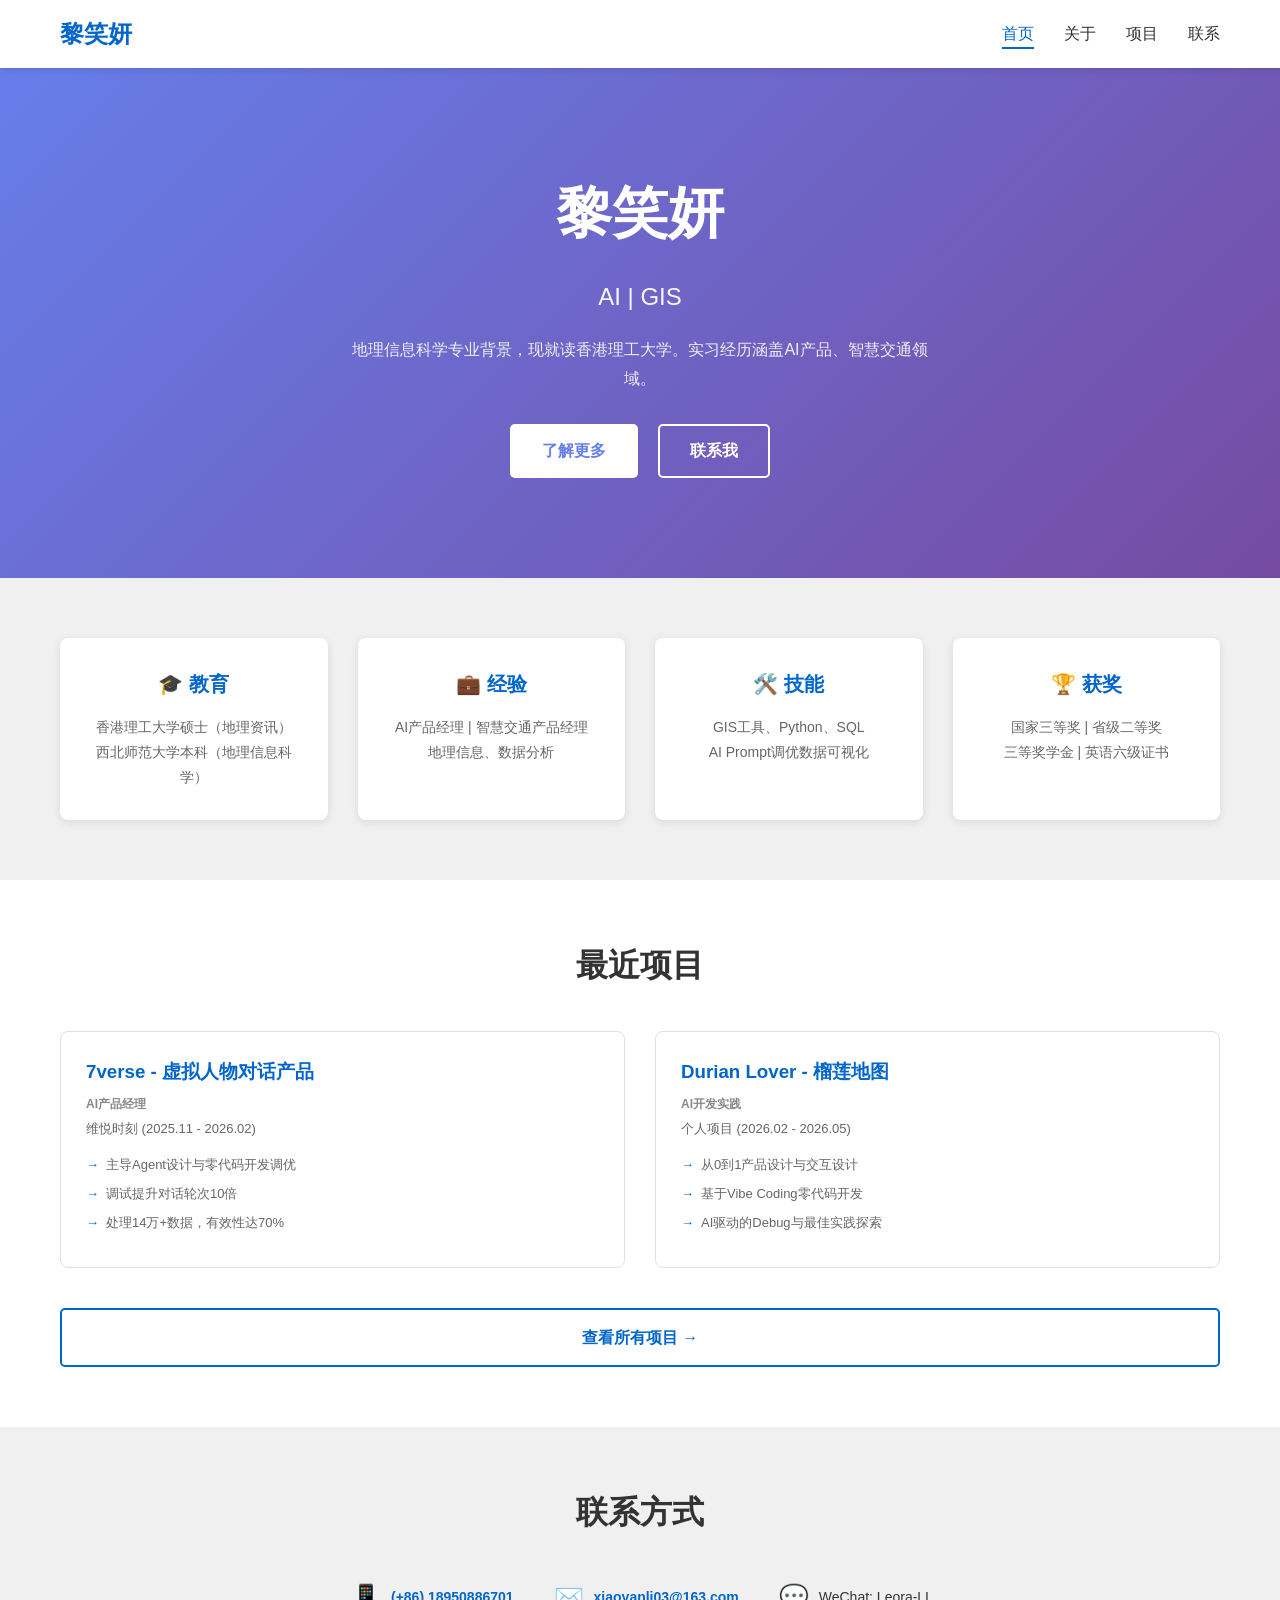
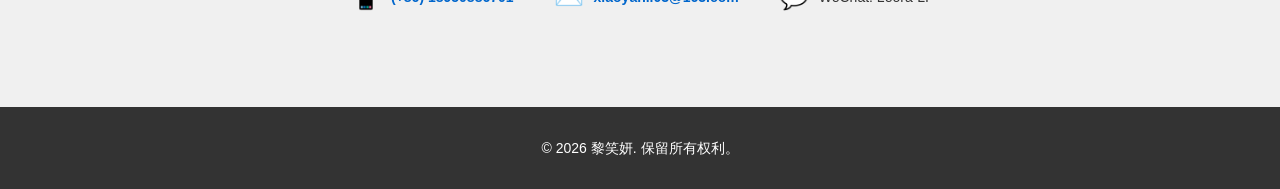
<file: index.html>
<!DOCTYPE html>
<html lang="zh-CN">
<head>
    <meta charset="UTF-8">
    <meta name="viewport" content="width=device-width, initial-scale=1.0">
    <title>黎笑妍 - 个人网站</title>
    <link rel="stylesheet" href="css/style.css">
</head>
<body>
    <!-- 导航栏 -->
    <nav class="navbar">
        <div class="container">
            <div class="logo">黎笑妍</div>
            <ul class="nav-links">
                <li><a href="index.html" class="active">首页</a></li>
                <li><a href="about.html">关于</a></li>
                <li><a href="projects.html">项目</a></li>
                <li><a href="#contact">联系</a></li>
            </ul>
        </div>
    </nav>

    <!-- 主内容区 -->
    <main>
        <!-- Hero部分 -->
        <section class="hero">
            <div class="container">
                <div class="hero-content">
                    <h1>黎笑妍</h1>
                    <p class="tagline">AI | GIS</p>
                    <p class="description">地理信息科学专业背景，现就读香港理工大学。实习经历涵盖AI产品、智慧交通领域。</p>
                    <div class="hero-buttons">
                        <a href="about.html" class="btn btn-primary">了解更多</a>
                        <a href="#contact" class="btn btn-secondary">联系我</a>
                    </div>
                </div>
            </div>
        </section>

        <!-- 快速概览 -->
        <section class="highlights">
            <div class="container">
                <div class="highlight-card">
                    <h3>🎓 教育</h3>
                    <p>香港理工大学硕士（地理资讯）<br>西北师范大学本科（地理信息科学）</p>
                </div>
                <div class="highlight-card">
                    <h3>💼 经验</h3>
                    <p>AI产品经理 | 智慧交通产品经理<br>地理信息、数据分析</p>
                </div>
                <div class="highlight-card">
                    <h3>🛠️ 技能</h3>
                    <p>GIS工具、Python、SQL<br>AI Prompt调优数据可视化</p>
                </div>
                <div class="highlight-card">
                    <h3>🏆 获奖</h3>
                    <p>国家三等奖 | 省级二等奖<br>三等奖学金 | 英语六级证书</p>
                </div>
            </div>
        </section>

        <!-- 最新项目预览 -->
        <section class="recent-projects">
            <div class="container">
                <h2>最近项目</h2>
                <div class="projects-grid">
                    <div class="project-card">
                        <h3>7verse - 虚拟人物对话产品</h3>
                        <p class="role">AI产品经理</p>
                        <p>维悦时刻 (2025.11 - 2026.02)</p>
                        <ul>
                            <li>主导Agent设计与零代码开发调优</li>
                            <li>调试提升对话轮次10倍</li>
                            <li>处理14万+数据，有效性达70%</li>
                        </ul>
                    </div>
                    <div class="project-card">
                        <h3>Durian Lover - 榴莲地图</h3>
                        <p class="role">AI开发实践</p>
                        <p>个人项目 (2026.02 - 2026.05)</p>
                        <ul>
                            <li>从0到1产品设计与交互设计</li>
                            <li>基于Vibe Coding零代码开发</li>
                            <li>AI驱动的Debug与最佳实践探索</li>
                        </ul>
                    </div>
                </div>
                <a href="projects.html" class="view-all">查看所有项目 →</a>
            </div>
        </section>

        <!-- 联系部分 -->
        <section id="contact" class="contact">
            <div class="container">
                <h2>联系方式</h2>
                <div class="contact-info">
                    <div class="contact-item">
                        <span class="icon">📱</span>
                        <a href="tel:+8618950886701">(+86) 18950886701</a>
                    </div>
                    <div class="contact-item">
                        <span class="icon">✉️</span>
                        <a href="mailto:xiaoyanli03@163.com">xiaoyanli03@163.com</a>
                    </div>
                    <div class="contact-item">
                        <span class="icon">💬</span>
                        <span>WeChat: Leora-LI</span>
                    </div>
                </div>
            </div>
        </section>
    </main>

    <!-- 页脚 -->
    <footer>
        <div class="container">
            <p>&copy; 2026 黎笑妍. 保留所有权利。</p>
        </div>
    </footer>

    <script src="js/script.js"></script>
</body>
</html>
</file>
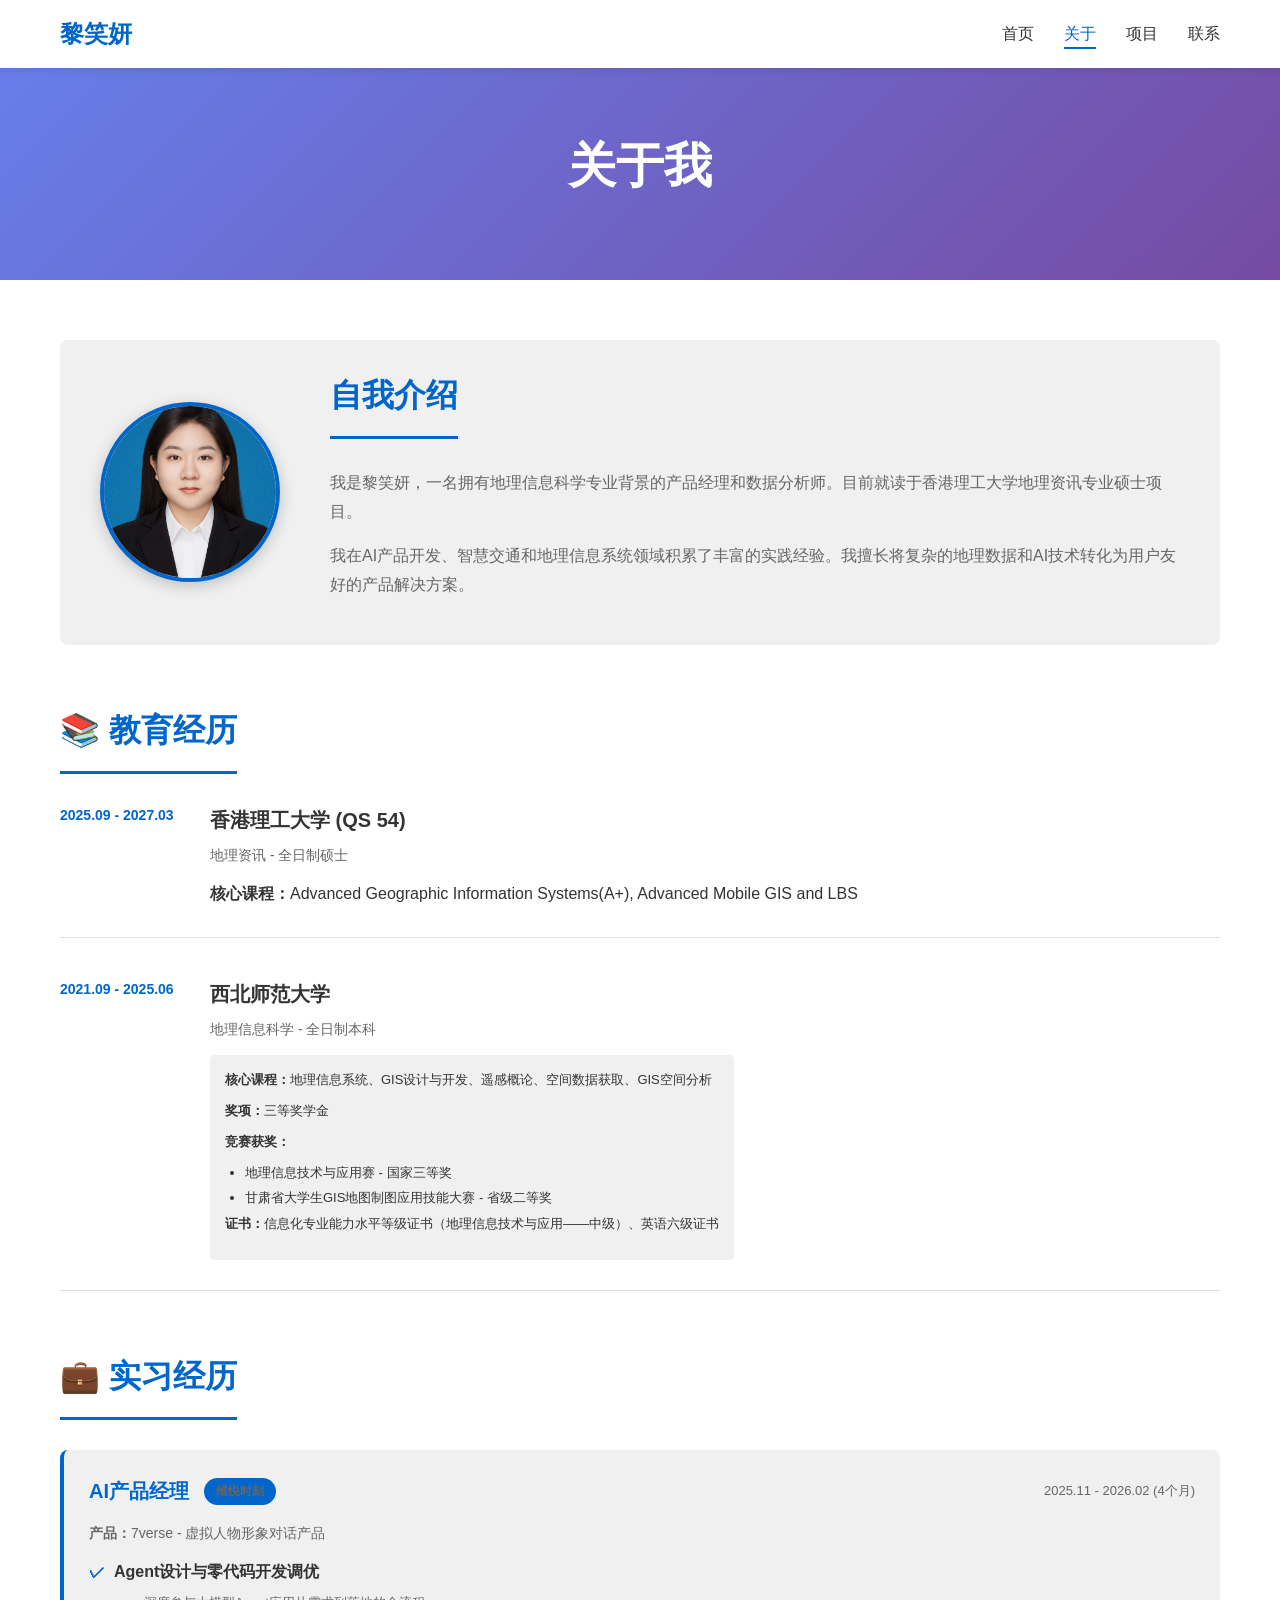
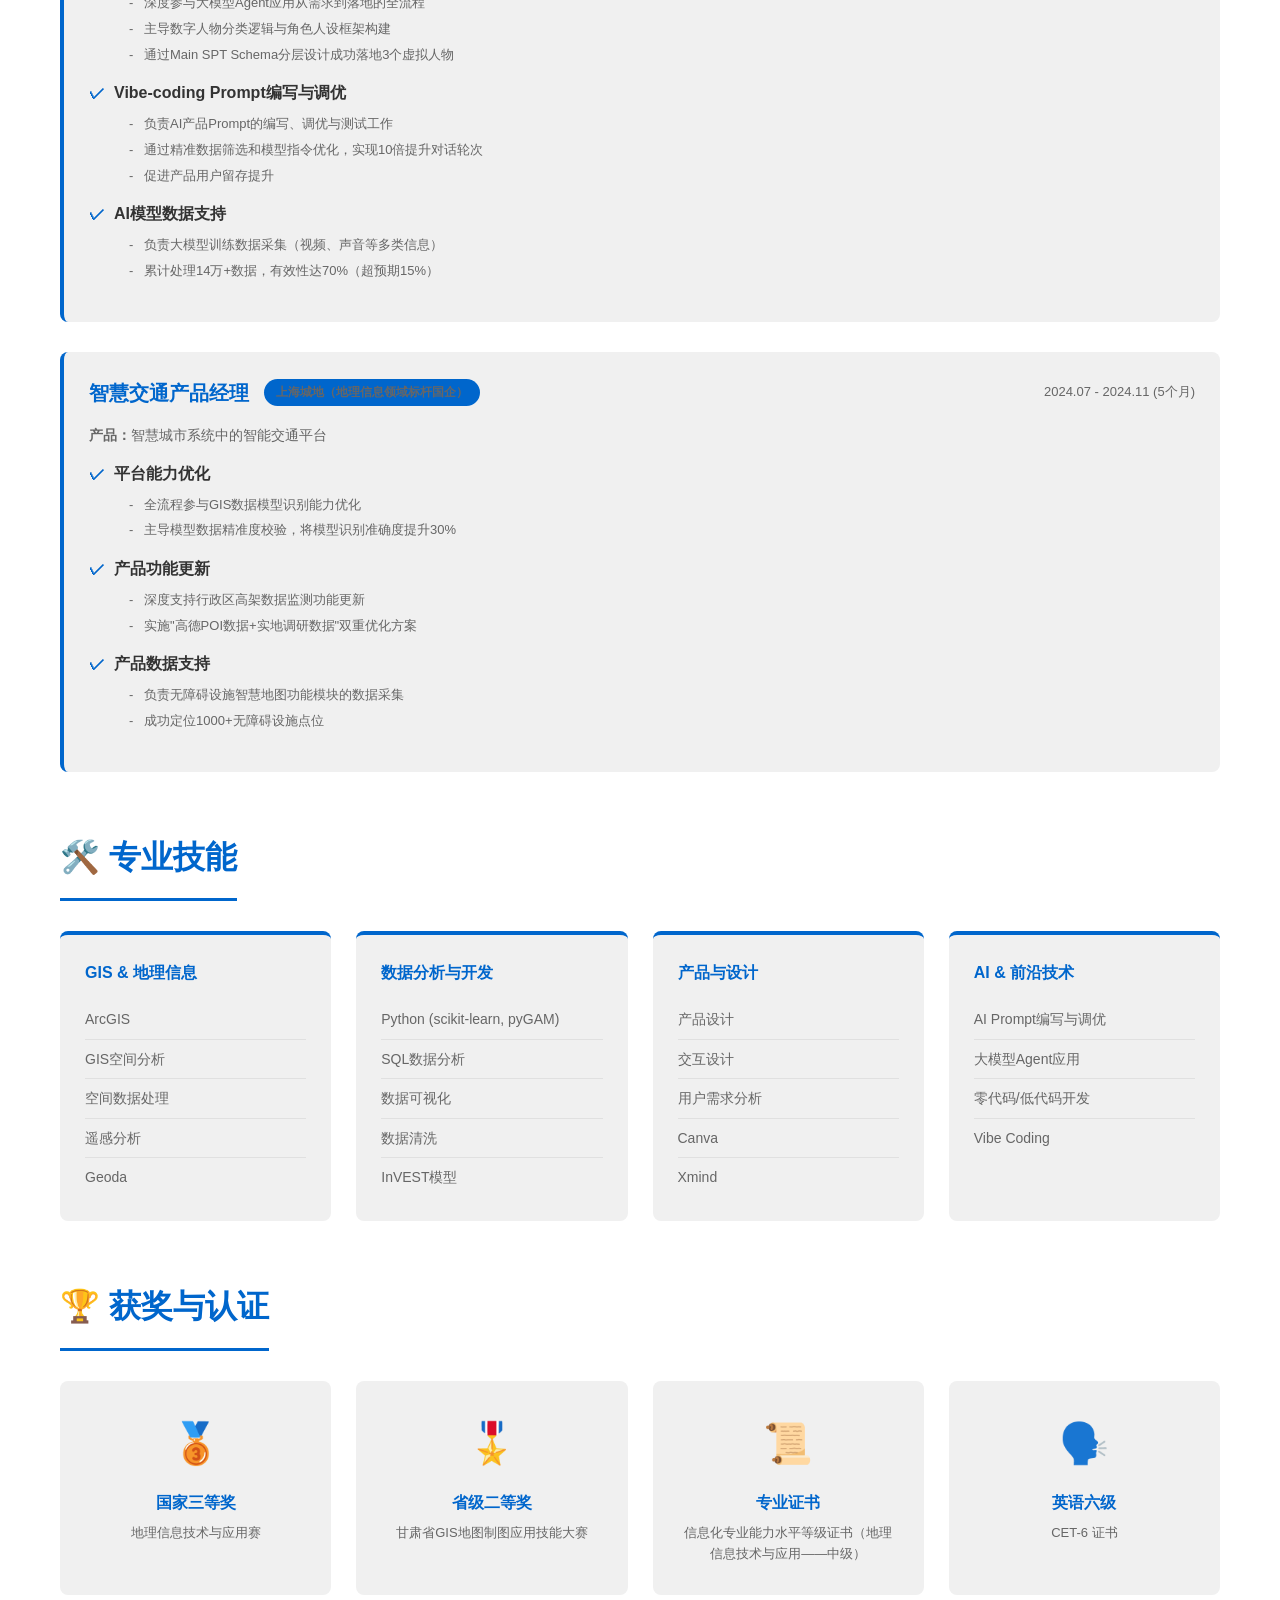
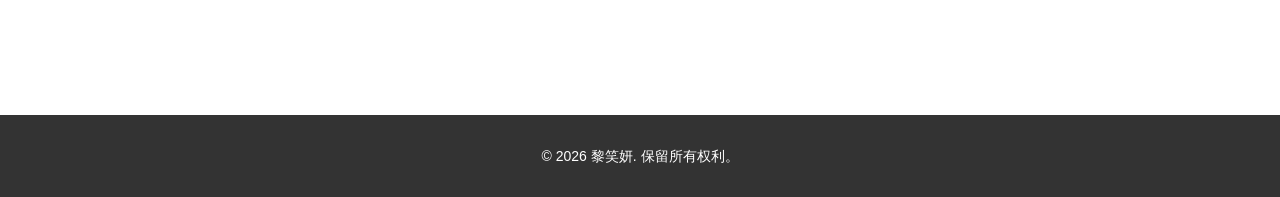
<file: about.html>
<!DOCTYPE html>
<html lang="zh-CN">
<head>
    <meta charset="UTF-8">
    <meta name="viewport" content="width=device-width, initial-scale=1.0">
    <title>关于我 - 黎笑妍</title>
    <link rel="stylesheet" href="css/style.css">
</head>
<body>
    <!-- 导航栏 -->
    <nav class="navbar">
        <div class="container">
            <div class="logo">黎笑妍</div>
            <ul class="nav-links">
                <li><a href="index.html">首页</a></li>
                <li><a href="about.html" class="active">关于</a></li>
                <li><a href="projects.html">项目</a></li>
                <li><a href="index.html#contact">联系</a></li>
            </ul>
        </div>
    </nav>

    <main>
        <!-- 页面标题 -->
        <section class="page-title">
            <div class="container">
                <h1>关于我</h1>
            </div>
        </section>

        <div class="container content-page">
            <!-- 个人简介 -->
            <section class="about-intro">
                <div class="intro-with-photo">
                    <div class="photo-section">
                        <img src="images/profile.jpg" alt="黎笑妍" class="profile-photo">
                    </div>
                    <div class="text-section">
                        <h2>自我介绍</h2>
                        <p>我是黎笑妍，一名拥有地理信息科学专业背景的产品经理和数据分析师。目前就读于香港理工大学地理资讯专业硕士项目。</p>
                        <p>我在AI产品开发、智慧交通和地理信息系统领域积累了丰富的实践经验。我擅长将复杂的地理数据和AI技术转化为用户友好的产品解决方案。</p>
                    </div>
                </div>
            </section>

            <!-- 教育经历 -->
            <section class="education">
                <h2>📚 教育经历</h2>

                <div class="timeline-item">
                    <div class="timeline-date">2025.09 - 2027.03</div>
                    <div class="timeline-content">
                        <h3>香港理工大学 (QS 54)</h3>
                        <p class="degree">地理资讯 - 全日制硕士</p>
                        <p><strong>核心课程：</strong>Advanced Geographic Information Systems(A+), Advanced Mobile GIS and LBS</p>
                    </div>
                </div>

                <div class="timeline-item">
                    <div class="timeline-date">2021.09 - 2025.06</div>
                    <div class="timeline-content">
                        <h3>西北师范大学</h3>
                        <p class="degree">地理信息科学 - 全日制本科</p>
                        <div class="education-details">
                            <p><strong>核心课程：</strong>地理信息系统、GIS设计与开发、遥感概论、空间数据获取、GIS空间分析</p>
                            <p><strong>奖项：</strong>三等奖学金</p>
                            <p><strong>竞赛获奖：</strong></p>
                            <ul>
                                <li>地理信息技术与应用赛 - 国家三等奖</li>
                                <li>甘肃省大学生GIS地图制图应用技能大赛 - 省级二等奖</li>
                            </ul>
                            <p><strong>证书：</strong>信息化专业能力水平等级证书（地理信息技术与应用——中级）、英语六级证书</p>
                        </div>
                    </div>
                </div>
            </section>

            <!-- 工作经历 -->
            <section class="experience">
                <h2>💼 实习经历</h2>

                <div class="job-item">
                    <div class="job-header">
                        <h3>AI产品经理</h3>
                        <span class="company">维悦时刻</span>
                        <span class="duration">2025.11 - 2026.02 (4个月)</span>
                    </div>
                    <p class="job-description"><strong>产品：</strong>7verse - 虚拟人物形象对话产品</p>
                    <ul class="job-tasks">
                        <li><strong>Agent设计与零代码开发调优</strong>
                            <ul>
                                <li>深度参与大模型Agent应用从需求到落地的全流程</li>
                                <li>主导数字人物分类逻辑与角色人设框架构建</li>
                                <li>通过Main SPT Schema分层设计成功落地3个虚拟人物</li>
                            </ul>
                        </li>
                        <li><strong>Vibe-coding Prompt编写与调优</strong>
                            <ul>
                                <li>负责AI产品Prompt的编写、调优与测试工作</li>
                                <li>通过精准数据筛选和模型指令优化，实现10倍提升对话轮次</li>
                                <li>促进产品用户留存提升</li>
                            </ul>
                        </li>
                        <li><strong>AI模型数据支持</strong>
                            <ul>
                                <li>负责大模型训练数据采集（视频、声音等多类信息）</li>
                                <li>累计处理14万+数据，有效性达70%（超预期15%）</li>
                            </ul>
                        </li>
                    </ul>
                </div>

                <div class="job-item">
                    <div class="job-header">
                        <h3>智慧交通产品经理</h3>
                        <span class="company">上海城地（地理信息领域标杆国企）</span>
                        <span class="duration">2024.07 - 2024.11 (5个月)</span>
                    </div>
                    <p class="job-description"><strong>产品：</strong>智慧城市系统中的智能交通平台</p>
                    <ul class="job-tasks">
                        <li><strong>平台能力优化</strong>
                            <ul>
                                <li>全流程参与GIS数据模型识别能力优化</li>
                                <li>主导模型数据精准度校验，将模型识别准确度提升30%</li>
                            </ul>
                        </li>
                        <li><strong>产品功能更新</strong>
                            <ul>
                                <li>深度支持行政区高架数据监测功能更新</li>
                                <li>实施"高德POI数据+实地调研数据"双重优化方案</li>
                            </ul>
                        </li>
                        <li><strong>产品数据支持</strong>
                            <ul>
                                <li>负责无障碍设施智慧地图功能模块的数据采集</li>
                                <li>成功定位1000+无障碍设施点位</li>
                            </ul>
                        </li>
                    </ul>
                </div>
            </section>

            <!-- 专业技能 -->
            <section class="skills">
                <h2>🛠️ 专业技能</h2>
                <div class="skills-grid">
                    <div class="skill-category">
                        <h3>GIS & 地理信息</h3>
                        <ul>
                            <li>ArcGIS</li>
                            <li>GIS空间分析</li>
                            <li>空间数据处理</li>
                            <li>遥感分析</li>
                            <li>Geoda</li>
                        </ul>
                    </div>
                    <div class="skill-category">
                        <h3>数据分析与开发</h3>
                        <ul>
                            <li>Python (scikit-learn, pyGAM)</li>
                            <li>SQL数据分析</li>
                            <li>数据可视化</li>
                            <li>数据清洗</li>
                            <li>InVEST模型</li>
                        </ul>
                    </div>
                    <div class="skill-category">
                        <h3>产品与设计</h3>
                        <ul>
                            <li>产品设计</li>
                            <li>交互设计</li>
                            <li>用户需求分析</li>
                            <li>Canva</li>
                            <li>Xmind</li>
                        </ul>
                    </div>
                    <div class="skill-category">
                        <h3>AI & 前沿技术</h3>
                        <ul>
                            <li>AI Prompt编写与调优</li>
                            <li>大模型Agent应用</li>
                            <li>零代码/低代码开发</li>
                            <li>Vibe Coding</li>
                        </ul>
                    </div>
                </div>
            </section>

            <!-- 获奖与认证 -->
            <section class="awards">
                <h2>🏆 获奖与认证</h2>
                <div class="awards-grid">
                    <div class="award-item">
                        <span class="award-icon">🥉</span>
                        <h4>国家三等奖</h4>
                        <p>地理信息技术与应用赛</p>
                    </div>
                    <div class="award-item">
                        <span class="award-icon">🎖️</span>
                        <h4>省级二等奖</h4>
                        <p>甘肃省GIS地图制图应用技能大赛</p>
                    </div>
                    <div class="award-item">
                        <span class="award-icon">📜</span>
                        <h4>专业证书</h4>
                        <p>信息化专业能力水平等级证书（地理信息技术与应用——中级）</p>
                    </div>
                    <div class="award-item">
                        <span class="award-icon">🗣️</span>
                        <h4>英语六级</h4>
                        <p>CET-6 证书</p>
                    </div>
                </div>
            </section>
        </div>
    </main>

    <!-- 页脚 -->
    <footer>
        <div class="container">
            <p>&copy; 2026 黎笑妍. 保留所有权利。</p>
        </div>
    </footer>

    <script src="js/script.js"></script>
</body>
</html>
</file>
<file: css/style.css>
:root {
    --primary-color: #0066cc;
    --secondary-color: #f0f0f0;
    --text-color: #333;
    --light-text: #666;
    --border-color: #e0e0e0;
    --shadow: 0 2px 8px rgba(0, 0, 0, 0.1);
    --transition: all 0.3s ease;
}

* {
    margin: 0;
    padding: 0;
    box-sizing: border-box;
}

html {
    scroll-behavior: smooth;
}

body {
    font-family: -apple-system, BlinkMacSystemFont, 'Segoe UI', 'Microsoft YaHei', Roboto, 'Helvetica Neue', Arial, sans-serif;
    color: var(--text-color);
    line-height: 1.6;
    background-color: #fff;
}

.container {
    max-width: 1200px;
    margin: 0 auto;
    padding: 0 20px;
}

/* 导航栏 */
.navbar {
    background-color: #fff;
    box-shadow: var(--shadow);
    position: sticky;
    top: 0;
    z-index: 100;
}

.navbar .container {
    display: flex;
    justify-content: space-between;
    align-items: center;
    padding: 15px 20px;
}

.logo {
    font-size: 24px;
    font-weight: 700;
    color: var(--primary-color);
}

.nav-links {
    display: flex;
    list-style: none;
    gap: 30px;
}

.nav-links a {
    text-decoration: none;
    color: var(--text-color);
    font-weight: 500;
    transition: var(--transition);
    border-bottom: 2px solid transparent;
    padding-bottom: 5px;
}

.nav-links a:hover,
.nav-links a.active {
    color: var(--primary-color);
    border-bottom-color: var(--primary-color);
}

/* Hero部分 */
.hero {
    background: linear-gradient(135deg, #667eea 0%, #764ba2 100%);
    color: white;
    padding: 100px 20px;
    text-align: center;
    min-height: 500px;
    display: flex;
    align-items: center;
    justify-content: center;
}

.hero-content h1 {
    font-size: 56px;
    margin-bottom: 20px;
    animation: fadeInDown 0.8s ease;
}

.hero-content .tagline {
    font-size: 24px;
    margin-bottom: 15px;
    opacity: 0.95;
}

.hero-content .description {
    font-size: 16px;
    max-width: 600px;
    margin: 20px auto 30px;
    opacity: 0.9;
    line-height: 1.8;
}

.hero-buttons {
    display: flex;
    gap: 20px;
    justify-content: center;
    flex-wrap: wrap;
}

.btn {
    display: inline-block;
    padding: 12px 30px;
    border-radius: 5px;
    text-decoration: none;
    font-weight: 600;
    transition: var(--transition);
    border: 2px solid transparent;
    cursor: pointer;
}

.btn-primary {
    background-color: white;
    color: #667eea;
}

.btn-primary:hover {
    transform: translateY(-2px);
    box-shadow: 0 4px 12px rgba(0, 0, 0, 0.2);
}

.btn-secondary {
    background-color: transparent;
    color: white;
    border-color: white;
}

.btn-secondary:hover {
    background-color: rgba(255, 255, 255, 0.1);
}

/* 快速概览 */
.highlights {
    padding: 60px 20px;
    background-color: var(--secondary-color);
}

.highlights .container {
    display: grid;
    grid-template-columns: repeat(auto-fit, minmax(250px, 1fr));
    gap: 30px;
}

.highlight-card {
    background: white;
    padding: 30px;
    border-radius: 8px;
    box-shadow: var(--shadow);
    transition: var(--transition);
    text-align: center;
}

.highlight-card:hover {
    transform: translateY(-8px);
    box-shadow: 0 8px 20px rgba(0, 0, 0, 0.15);
}

.highlight-card h3 {
    color: var(--primary-color);
    font-size: 20px;
    margin-bottom: 15px;
}

.highlight-card p {
    color: var(--light-text);
    font-size: 14px;
    line-height: 1.8;
}

/* 最近项目 */
.recent-projects {
    padding: 60px 20px;
}

.recent-projects h2 {
    font-size: 32px;
    margin-bottom: 40px;
    text-align: center;
}

.projects-grid {
    display: grid;
    grid-template-columns: repeat(auto-fit, minmax(300px, 1fr));
    gap: 30px;
    margin-bottom: 40px;
}

.project-card {
    background: white;
    border: 1px solid var(--border-color);
    border-radius: 8px;
    padding: 25px;
    transition: var(--transition);
}

.project-card:hover {
    box-shadow: var(--shadow);
    border-color: var(--primary-color);
}

.project-card-image {
    width: calc(100% + 50px);
    margin: -25px -25px 15px -25px;
    height: 200px;
    border-radius: 8px 8px 0 0;
    overflow: hidden;
    background-color: #f5f5f5;
}

.project-card-image img {
    width: 100%;
    height: 100%;
    object-fit: cover;
    transition: transform 0.3s ease;
}

.project-card:hover .project-card-image img {
    transform: scale(1.08);
}

.project-card h3 {
    color: var(--primary-color);
    margin-bottom: 8px;
}

.project-card .role {
    color: #888;
    font-weight: 600;
    font-size: 12px;
    text-transform: uppercase;
    margin-bottom: 5px;
}

.project-card p {
    color: var(--light-text);
    font-size: 13px;
    margin-bottom: 15px;
}

.project-card ul {
    list-style: none;
    padding: 0;
}

.project-card li {
    color: var(--light-text);
    font-size: 13px;
    margin-bottom: 8px;
    padding-left: 20px;
    position: relative;
}

.project-card li:before {
    content: "→";
    position: absolute;
    left: 0;
    color: var(--primary-color);
}

.view-all {
    text-align: center;
    display: inline-block;
    width: 100%;
    color: var(--primary-color);
    text-decoration: none;
    font-weight: 600;
    padding: 15px;
    border: 2px solid var(--primary-color);
    border-radius: 5px;
    transition: var(--transition);
}

.view-all:hover {
    background-color: var(--primary-color);
    color: white;
}

/* 联系部分 */
.contact {
    background-color: var(--secondary-color);
    padding: 60px 20px;
    text-align: center;
}

.contact h2 {
    font-size: 32px;
    margin-bottom: 40px;
}

.contact-info {
    display: flex;
    justify-content: center;
    gap: 40px;
    flex-wrap: wrap;
    margin-bottom: 30px;
}

.contact-item {
    display: flex;
    align-items: center;
    gap: 10px;
    font-size: 14px;
}

.contact-item .icon {
    font-size: 24px;
}

.contact-item a {
    color: var(--primary-color);
    text-decoration: none;
    font-weight: 600;
}

.contact-item a:hover {
    text-decoration: underline;
}

/* 页脚 */
footer {
    background-color: #333;
    color: white;
    text-align: center;
    padding: 30px 20px;
    font-size: 14px;
}

/* 页面标题 */
.page-title {
    background: linear-gradient(135deg, #667eea 0%, #764ba2 100%);
    color: white;
    padding: 60px 20px;
    text-align: center;
}

.page-title h1 {
    font-size: 48px;
    margin-bottom: 15px;
}

.page-title p {
    font-size: 18px;
    opacity: 0.95;
}

/* 内容页面 */
.content-page {
    padding: 60px 20px;
}

.content-page section {
    margin-bottom: 60px;
}

.content-page h2 {
    font-size: 32px;
    margin-bottom: 30px;
    color: var(--primary-color);
    border-bottom: 3px solid var(--primary-color);
    padding-bottom: 15px;
    display: inline-block;
}

/* 时间轴 */
.timeline-item {
    display: flex;
    gap: 30px;
    margin-bottom: 40px;
    padding-bottom: 30px;
    border-bottom: 1px solid var(--border-color);
}

.timeline-date {
    flex: 0 0 120px;
    font-weight: 600;
    color: var(--primary-color);
    font-size: 14px;
}

.timeline-content h3 {
    font-size: 20px;
    margin-bottom: 8px;
}

.timeline-content .degree {
    color: var(--light-text);
    font-size: 14px;
    margin-bottom: 15px;
}

.education-details {
    background-color: var(--secondary-color);
    padding: 15px;
    border-radius: 5px;
    font-size: 13px;
}

.education-details p {
    margin-bottom: 10px;
}

.education-details ul {
    margin-left: 20px;
    margin-top: 8px;
}

.education-details li {
    margin-bottom: 5px;
}

/* 工作经历 */
.job-item {
    background-color: var(--secondary-color);
    padding: 25px;
    border-radius: 8px;
    margin-bottom: 30px;
    border-left: 4px solid var(--primary-color);
}

.job-header {
    display: flex;
    flex-wrap: wrap;
    align-items: center;
    gap: 15px;
    margin-bottom: 15px;
}

.job-header h3 {
    font-size: 20px;
    color: var(--primary-color);
}

.company {
    background-color: var(--primary-color);
    color: white;
    padding: 4px 12px;
    border-radius: 20px;
    font-size: 12px;
    font-weight: 600;
}

.duration {
    color: var(--light-text);
    font-size: 13px;
    margin-left: auto;
}

.job-description {
    color: var(--light-text);
    margin-bottom: 15px;
    font-size: 14px;
}

.job-tasks {
    list-style: none;
    padding: 0;
}

.job-tasks > li {
    margin-bottom: 15px;
    padding-left: 25px;
    position: relative;
    color: var(--text-color);
}

.job-tasks > li:before {
    content: "✓";
    position: absolute;
    left: 0;
    color: var(--primary-color);
    font-weight: bold;
}

.job-tasks ul {
    list-style: none;
    margin-top: 8px;
    margin-left: 10px;
    padding: 0;
}

.job-tasks ul li {
    margin-bottom: 5px;
    padding-left: 20px;
    position: relative;
    color: var(--light-text);
    font-size: 13px;
}

.job-tasks ul li:before {
    content: "-";
    position: absolute;
    left: 5px;
    color: var(--light-text);
}

/* 技能网格 */
.skills-grid {
    display: grid;
    grid-template-columns: repeat(auto-fit, minmax(250px, 1fr));
    gap: 25px;
}

.skill-category {
    background-color: var(--secondary-color);
    padding: 25px;
    border-radius: 8px;
    border-top: 4px solid var(--primary-color);
}

.skill-category h3 {
    color: var(--primary-color);
    margin-bottom: 15px;
    font-size: 16px;
}

.skill-category ul {
    list-style: none;
    padding: 0;
}

.skill-category li {
    padding: 8px 0;
    color: var(--light-text);
    font-size: 14px;
    border-bottom: 1px solid var(--border-color);
}

.skill-category li:last-child {
    border-bottom: none;
}

/* 获奖 */
.awards-grid {
    display: grid;
    grid-template-columns: repeat(auto-fit, minmax(200px, 1fr));
    gap: 25px;
}

.award-item {
    text-align: center;
    background-color: var(--secondary-color);
    padding: 30px;
    border-radius: 8px;
    transition: var(--transition);
}

.award-item:hover {
    transform: translateY(-8px);
    box-shadow: var(--shadow);
}

.award-icon {
    font-size: 40px;
    display: block;
    margin-bottom: 15px;
}

.award-item h4 {
    color: var(--primary-color);
    margin-bottom: 8px;
}

.award-item p {
    color: var(--light-text);
    font-size: 13px;
}

/* 项目详情 */
.project-detail {
    background-color: var(--secondary-color);
    padding: 30px;
    border-radius: 8px;
    margin-bottom: 30px;
    border-left: 4px solid var(--primary-color);
}

.project-detail h3 {
    color: var(--primary-color);
    font-size: 22px;
    margin-bottom: 15px;
}

.project-meta {
    display: flex;
    flex-wrap: wrap;
    gap: 10px;
    margin-bottom: 20px;
    font-size: 13px;
}

.badge {
    padding: 4px 12px;
    border-radius: 20px;
    font-weight: 600;
    white-space: nowrap;
}

.badge-work {
    background-color: #e3f2fd;
    color: #0066cc;
}

.badge-personal {
    background-color: #f3e5f5;
    color: #7b1fa2;
}

.badge-research {
    background-color: #e8f5e9;
    color: #388e3c;
}

.date,
.company {
    color: var(--light-text);
}

.tag {
    background-color: var(--border-color);
    color: var(--text-color);
    padding: 4px 12px;
    border-radius: 20px;
    font-size: 12px;
}

.project-content h4 {
    color: var(--text-color);
    margin-top: 20px;
    margin-bottom: 12px;
    font-size: 16px;
}

/* 视频容器样式 */
.video-container {
    position: relative;
    width: 100%;
    padding-bottom: 56.25%; /* 16:9 宽高比 */
    height: 0;
    overflow: hidden;
    border-radius: 8px;
    background-color: #000;
    box-shadow: 0 4px 12px rgba(0, 0, 0, 0.1);
    margin-bottom: 20px;
}

.video-container video,
.video-container iframe {
    position: absolute;
    top: 0;
    left: 0;
    width: 100% !important;
    height: 100% !important;
    border: none;
}

video {
    max-width: 100%;
    height: auto;
    display: block;
    border-radius: 8px;
}

/* 视频演示部分 */
.video-demo-section {
    background: linear-gradient(135deg, #f5f5f5 0%, #fafafa 100%);
    padding: 25px;
    border-radius: 8px;
    margin-bottom: 25px;
    border-left: 4px solid var(--primary-color);
}

.video-demo-section h4 {
    margin-top: 0;
    margin-bottom: 15px;
    color: var(--primary-color);
    font-size: 18px;
}

.project-content ul {
    list-style: none;
    padding: 0;
}

.project-content li {
    margin-bottom: 10px;
    padding-left: 25px;
    position: relative;
    color: var(--light-text);
    font-size: 14px;
}

.project-content li:before {
    content: "▸";
    position: absolute;
    left: 0;
    color: var(--primary-color);
    font-weight: bold;
}

.project-content ul ul {
    margin-left: 15px;
    margin-top: 8px;
}

.project-content ul ul li {
    font-size: 13px;
    padding-left: 20px;
}

.project-tech {
    background-color: #fff;
    padding: 15px;
    border-radius: 5px;
    margin-top: 15px;
    font-size: 13px;
    border-left: 3px solid var(--primary-color);
}

.about-intro p {
    color: var(--light-text);
    font-size: 16px;
    line-height: 1.8;
    margin-bottom: 15px;
}

.about-intro {
    background-color: var(--secondary-color);
    padding: 30px;
    border-radius: 8px;
    margin-bottom: 40px;
}

/* 个人简介带照片布局 */
.intro-with-photo {
    display: grid;
    grid-template-columns: 200px 1fr;
    gap: 40px;
    align-items: center;
}

.photo-section {
    display: flex;
    justify-content: center;
}

.profile-photo {
    width: 180px;
    height: 180px;
    border-radius: 50%;
    object-fit: cover;
    border: 4px solid var(--primary-color);
    box-shadow: 0 4px 15px rgba(0, 0, 0, 0.2);
    transition: transform 0.3s ease, box-shadow 0.3s ease;
}

.profile-photo:hover {
    transform: scale(1.08);
    box-shadow: 0 6px 20px rgba(102, 126, 234, 0.3);
}

.text-section h2 {
    margin-top: 0;
}

/* 项目图片样式 */
.project-image {
    margin-bottom: 25px;
    border-radius: 8px;
    overflow: hidden;
    box-shadow: 0 4px 12px rgba(0, 0, 0, 0.1);
    background-color: #f5f5f5;
    height: 300px;
}

.project-image img {
    width: 100%;
    height: 100%;
    object-fit: cover;
    display: block;
    transition: transform 0.3s ease;
}

.project-detail:hover .project-image img {
    transform: scale(1.05);
}

/* 通用图片样式 */
img {
    max-width: 100%;
    height: auto;
}

/* 响应式设计 */
@media (max-width: 768px) {
    .nav-links {
        gap: 15px;
    }

    .hero-content h1 {
        font-size: 36px;
    }

    .hero-content .tagline {
        font-size: 18px;
    }

    .hero-buttons {
        flex-direction: column;
        align-items: center;
    }

    .btn {
        width: 100%;
        max-width: 300px;
    }

    .contact-info {
        flex-direction: column;
        gap: 20px;
    }

    .timeline-item {
        flex-direction: column;
        gap: 10px;
    }

    .job-header {
        flex-direction: column;
        align-items: flex-start;
    }

    .duration {
        margin-left: 0;
    }

    .skills-grid {
        grid-template-columns: 1fr;
    }

    .project-meta {
        font-size: 12px;
    }

    /* 响应式图片布局 */
    .intro-with-photo {
        grid-template-columns: 1fr;
        gap: 25px;
    }

    .profile-photo {
        width: 150px;
        height: 150px;
    }

    .project-image {
        height: 200px;
    }

    /* 响应式视频 */
    .video-demo-section {
        padding: 15px;
    }

    .video-demo-section h4 {
        font-size: 16px;
    }
}

@media (max-width: 480px) {
    .logo {
        font-size: 18px;
    }

    .nav-links {
        gap: 10px;
        font-size: 13px;
    }

    .hero-content h1 {
        font-size: 28px;
    }

    .highlights .container {
        grid-template-columns: 1fr;
    }

    .page-title h1 {
        font-size: 32px;
    }

    .content-page {
        padding: 30px 15px;
    }

    .content-page h2 {
        font-size: 24px;
    }
}

/* 动画 */
@keyframes fadeInDown {
    from {
        opacity: 0;
        transform: translateY(-20px);
    }
    to {
        opacity: 1;
        transform: translateY(0);
    }
}

/* 打印样式 */
@media print {
    .navbar,
    footer {
        display: none;
    }

    body {
        background-color: white;
    }

    .hero {
        page-break-after: avoid;
    }
}
</file>
